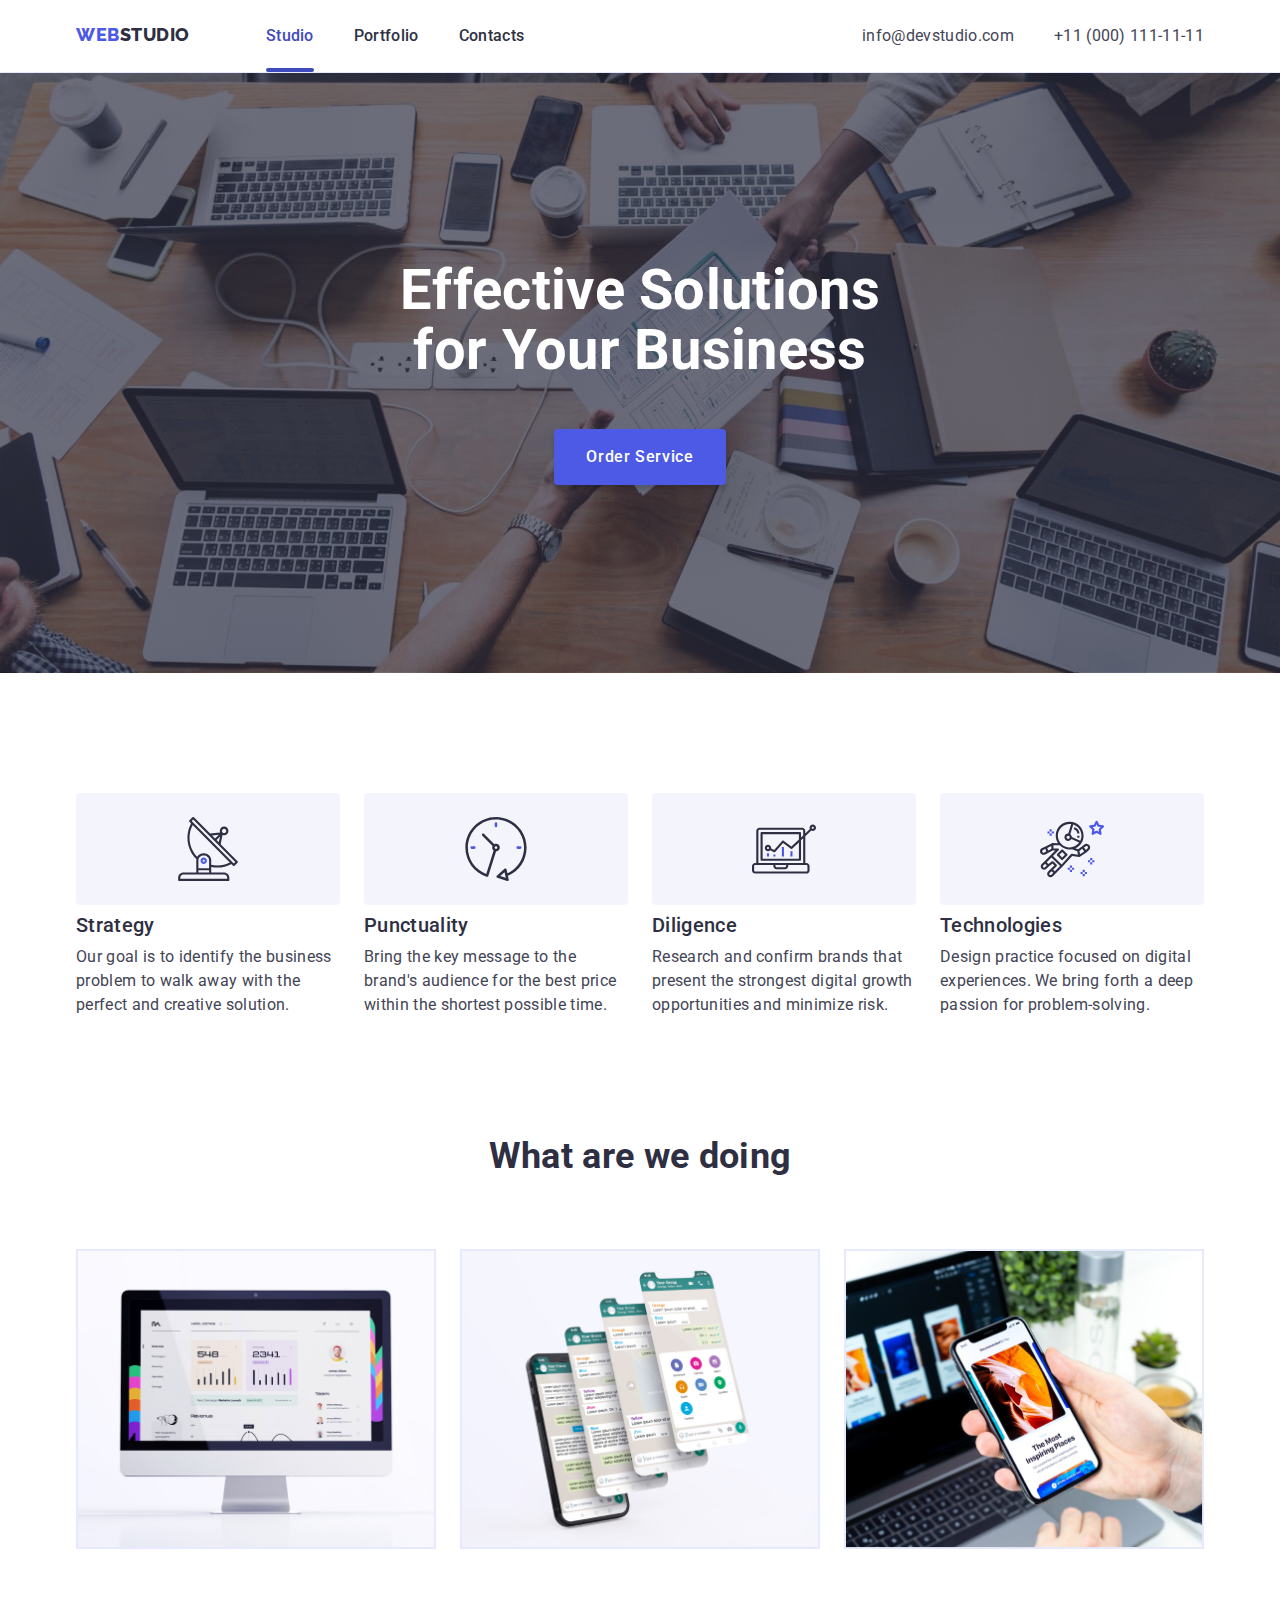
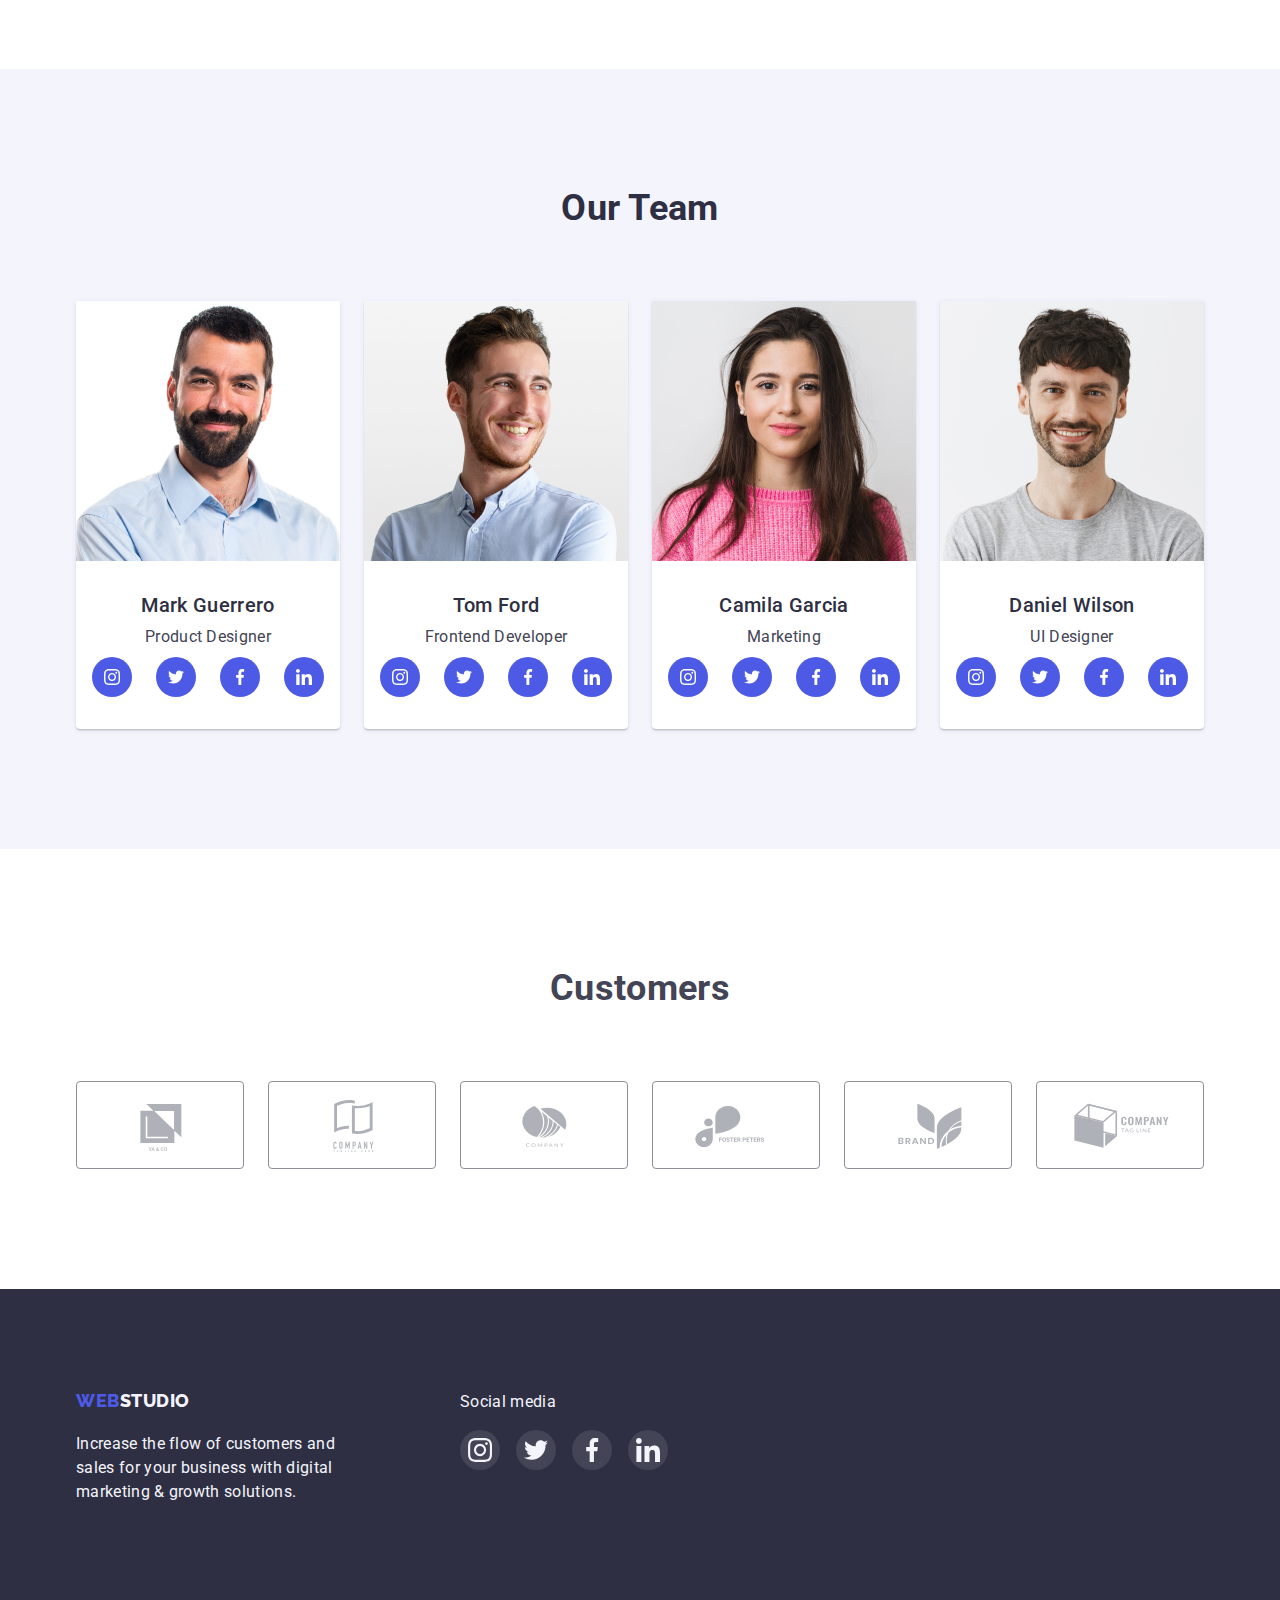
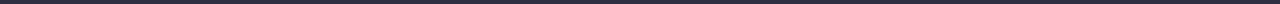
<file: index.html>
<!DOCTYPE html>
<html lang="en">
  <head>
    <meta charset="UTF-8" />
    <meta http-equiv="X-UA-Compatible" content="IE=edge" />
    <meta name="viewport" content="width=device-width, initial-scale=1.0" />
    <title>Document</title>
    <link rel="preconnect" href="https://fonts.googleapis.com" />
    <link rel="preconnect" href="https://fonts.gstatic.com" crossorigin />
    <link
      href="https://fonts.googleapis.com/css2?family=Raleway:wght@800&family=Roboto:wght@400;500;700;900&display=swap"
      rel="stylesheet"
    />
    <link
      rel="stylesheet"
      href="https://cdnjs.cloudflare.com/ajax/libs/modern-normalize/1.1.0/modern-normalize.min.css"
    />
    <link rel="stylesheet" href="./css/styles.css" />
  </head>
  <body>
    <header class="main-header">
      <div class="container header-flex">
        <nav class="flex">
          <a href="./index.html" class="logo logo-link"
            ><span class="logo-web">Web</span>Studio</a
          >

          <ul class="site-nav flex">
            <li class="nav-item">
              <a href="./index.html" class="current nav-link">Studio</a>
            </li>
            <li class="nav-item">
              <a href="./portfolio.html" class="nav-link">Portfolio</a>
            </li>
            <li class="nav-item"><a href="" class="nav-link">Contacts</a></li>
          </ul>
        </nav>
        <address class="address-primary">
          <ul class="site-addres flex">
            <li class="address-item">
              <a href="mailto:info@devstudio.com" class="address-link"
                >info@devstudio.com</a
              >
            </li>
            <li class="address-item">
              <a href="tel:+110001111111" class="address-link"
                >+11 (000) 111-11-11</a
              >
            </li>
          </ul>
        </address>
      </div>
    </header>
    <main>
      <section class="hero">
        <div class="container">
          <h1 class="hero-title title">
            Effective Solutions for Your Business
          </h1>
          <button type="button" class="button primary" data-modal-open>
            Order Service
          </button>
        </div>
      </section>
      <section class="feature-primary">
        <div class="container">
          <h2 class="visually-hidden">Feature</h2>
          <ul class="flex">
            <li class="feature-card">
              <div class="feature-flex">
                <svg width="64" height="64">
                  <use href="./images/icons.svg#icon-antenna"></use>
                </svg>
              </div>
              <h3 class="feature title">Strategy</h3>
              <p>
                Our goal is to identify the business problem to walk away with
                the perfect and creative solution.
              </p>
            </li>
            <li class="feature-card">
              <div class="feature-flex">
                <svg width="64" height="64">
                  <use href="./images/icons.svg#icon-clock"></use>
                </svg>
              </div>
              <h3 class="feature title">Punctuality</h3>
              <p>
                Bring the key message to the brand's audience for the best price
                within the shortest possible time.
              </p>
            </li>
            <li class="feature-card">
              <div class="feature-flex">
                <svg width="64" height="64">
                  <use href="./images/icons.svg#icon-diagram"></use>
                </svg>
              </div>
              <h3 class="feature title">Diligence</h3>
              <p>
                Research and confirm brands that present the strongest digital
                growth opportunities and minimize risk.
              </p>
            </li>
            <li class="feature-card">
              <div class="feature-flex">
                <svg width="64" height="64">
                  <use href="./images/icons.svg#icon-astronaut"></use>
                </svg>
              </div>
              <h3 class="feature title">Technologies</h3>
              <p>
                Design practice focused on digital experiences. We bring forth a
                deep passion for problem-solving.
              </p>
            </li>
          </ul>
        </div>
      </section>
      <section class="work-primary">
        <div class="container work-flex">
          <h2 class="work title header">What are we doing</h2>
          <ul class="flex work-list">
            <li class="work-item">
              <img
                class="work-images"
                src="./images/section-2.1.jpg"
                alt="computer photo"
                width="360"
              />
            </li>
            <li class="work-item">
              <img
                src="./images/section-2.2.jpg"
                alt="phon photo"
                width="360"
              />
            </li>
            <li class="work-item">
              <img
                src="./images/section-2.3.jpg"
                alt="computer and phon photo"
                width="360"
              />
            </li>
          </ul>
        </div>
      </section>
      <section class="team-primary">
        <div class="container">
          <h2 class="team title header">Our Team</h2>
          <ul class="team-list-primary flex">
            <li class="team-item">
              <img
                src="./images/team1.jpg"
                alt="photo Mark Guerrero"
                width="264"
              />
              <div class="team-card-signature">
                <h3 class="team title">Mark Guerrero</h3>
                <p>Product Designer</p>
                <ul class="team-list flex">
                  <li class="team-links-item">
                    <a
                      href=""
                      class="team-links"
                      aria-label="link for instagram"
                      rel="noopener noreferrer"
                      target="_blank"
                      ><svg class="team-link-icon" width="16" height="16">
                        <use href="./images/icons.svg#icon-instagram"></use>
                      </svg>
                    </a>
                  </li>
                  <li class="team-links-item">
                    <a
                      href=""
                      class="team-links"
                      aria-label="link for twitter"
                      rel="noopener noreferrer"
                      target="_blank"
                      ><svg class="team-link-icon" width="16" height="16">
                        <use href="./images/icons.svg#icon-twitter"></use>
                      </svg>
                    </a>
                  </li>
                  <li class="team-links-item">
                    <a
                      href=""
                      class="team-links"
                      aria-label="link for facebook"
                      rel="noopener noreferrer"
                      target="_blank"
                      ><svg class="team-link-icon" width="16" height="16">
                        <use href="./images/icons.svg#icon-facebook"></use>
                      </svg>
                    </a>
                  </li>
                  <li class="team-links-item">
                    <a
                      href=""
                      class="team-links"
                      aria-label="link for linkedin"
                      rel="noopener noreferrer"
                      target="_blank"
                      ><svg class="team-link-icon" width="16" height="16">
                        <use href="./images/icons.svg#icon-linkedin"></use>
                      </svg>
                    </a>
                  </li>
                </ul>
              </div>
            </li>
            <li class="team-item">
              <img src="./images/team2.jpg" alt="photo Tom Ford" width="264" />
              <div class="team-card-signature">
                <h3 class="team title">Tom Ford</h3>
                <p>Frontend Developer</p>
                <ul class="team-list flex">
                  <li class="team-links-item">
                    <a
                      href=""
                      class="team-links"
                      aria-label="link for instagram"
                      rel="noopener noreferrer"
                      target="_blank"
                      ><svg class="team-link-icon" width="16" height="16">
                        <use href="./images/icons.svg#icon-instagram"></use>
                      </svg>
                    </a>
                  </li>
                  <li class="team-links-item">
                    <a
                      href=""
                      class="team-links"
                      aria-label="link for twitter"
                      rel="noopener noreferrer"
                      target="_blank"
                      ><svg class="team-link-icon" width="16" height="16">
                        <use href="./images/icons.svg#icon-twitter"></use>
                      </svg>
                    </a>
                  </li>
                  <li class="team-links-item">
                    <a
                      href=""
                      class="team-links"
                      aria-label="link for facebook"
                      rel="noopener noreferrer"
                      target="_blank"
                      ><svg class="team-link-icon" width="16" height="16">
                        <use href="./images/icons.svg#icon-facebook"></use>
                      </svg>
                    </a>
                  </li>
                  <li class="team-links-item">
                    <a
                      href=""
                      class="team-links"
                      aria-label="link for linkedin"
                      rel="noopener noreferrer"
                      target="_blank"
                      ><svg class="team-link-icon" width="16" height="16">
                        <use href="./images/icons.svg#icon-linkedin"></use>
                      </svg>
                    </a>
                  </li>
                </ul>
              </div>
            </li>
            <li class="team-item">
              <img
                src="./images/team3.jpg"
                alt="photo Camila Garcia"
                width="264"
              />
              <div class="team-card-signature">
                <h3 class="team title">Camila Garcia</h3>
                <p>Marketing</p>
                <ul class="team-list flex">
                  <li class="team-links-item">
                    <a
                      href=""
                      class="team-links"
                      aria-label="link for instagram"
                      rel="noopener noreferrer"
                      target="_blank"
                      ><svg class="team-link-icon" width="16" height="16">
                        <use href="./images/icons.svg#icon-instagram"></use>
                      </svg>
                    </a>
                  </li>
                  <li class="team-links-item">
                    <a
                      href=""
                      class="team-links"
                      aria-label="link for twitter"
                      rel="noopener noreferrer"
                      target="_blank"
                      ><svg class="team-link-icon" width="16" height="16">
                        <use href="./images/icons.svg#icon-twitter"></use>
                      </svg>
                    </a>
                  </li>
                  <li class="team-links-item">
                    <a
                      href=""
                      class="team-links"
                      aria-label="link for facebook"
                      rel="noopener noreferrer"
                      target="_blank"
                      ><svg class="team-link-icon" width="16" height="16">
                        <use href="./images/icons.svg#icon-facebook"></use>
                      </svg>
                    </a>
                  </li>
                  <li class="team-links-item">
                    <a
                      href=""
                      class="team-links"
                      aria-label="link for linkedin"
                      rel="noopener noreferrer"
                      target="_blank"
                      ><svg class="team-link-icon" width="16" height="16">
                        <use href="./images/icons.svg#icon-linkedin"></use>
                      </svg>
                    </a>
                  </li>
                </ul>
              </div>
            </li>
            <li class="team-item">
              <img
                src="./images/team4.jpg"
                alt="photo Daniel Wilson"
                width="264"
              />
              <div class="team-card-signature">
                <h3 class="team title">Daniel Wilson</h3>
                <p>UI Designer</p>
                <ul class="team-list flex">
                  <li class="team-links-item">
                    <a
                      href=""
                      class="team-links"
                      aria-label="link for instagram"
                      rel="noopener noreferrer"
                      target="_blank"
                      ><svg class="team-link-icon" width="16" height="16">
                        <use href="./images/icons.svg#icon-instagram"></use>
                      </svg>
                    </a>
                  </li>
                  <li class="team-links-item">
                    <a
                      href=""
                      class="team-links"
                      aria-label="link for twitter"
                      rel="noopener noreferrer"
                      target="_blank"
                      ><svg class="team-link-icon" width="16" height="16">
                        <use href="./images/icons.svg#icon-twitter"></use>
                      </svg>
                    </a>
                  </li>
                  <li class="team-links-item">
                    <a
                      href=""
                      class="team-links"
                      aria-label="link for facebook"
                      rel="noopener noreferrer"
                      target="_blank"
                      ><svg class="team-link-icon" width="16" height="16">
                        <use href="./images/icons.svg#icon-facebook"></use>
                      </svg>
                    </a>
                  </li>
                  <li class="team-links-item">
                    <a
                      href=""
                      class="team-links"
                      aria-label="link for linkedin"
                      rel="noopener noreferrer"
                      target="_blank"
                      ><svg class="team-link-icon" width="16" height="16">
                        <use href="./images/icons.svg#icon-linkedin"></use>
                      </svg>
                    </a>
                  </li>
                </ul>
              </div>
            </li>
          </ul>
        </div>
      </section>
      <section class="customer-primary">
        <div class="container">
          <h2 class="customer-title header">Customers</h2>
          <ul class="customer-list flex">
            <li class="customer-item">
              <a
                href=""
                class="customer-link"
                rel="noopener noreferrer"
                target="_blank"
                ><svg class="customer-icon" width="104" height="56">
                  <use href="./images/icons.svg#icon-logo1"></use>
                </svg>
              </a>
            </li>
            <li class="customer-item">
              <a
                href=""
                class="customer-link"
                rel="noopener noreferrer"
                target="_blank"
                ><svg class="customer-icon" width="104" height="56">
                  <use href="./images/icons.svg#icon-logo2"></use>
                </svg>
              </a>
            </li>
            <li class="customer-item">
              <a
                href=""
                class="customer-link"
                rel="noopener noreferrer"
                target="_blank"
                ><svg class="customer-icon" width="104" height="56">
                  <use href="./images/icons.svg#icon-logo3"></use>
                </svg>
              </a>
            </li>
            <li class="customer-item">
              <a
                href=""
                class="customer-link"
                rel="noopener noreferrer"
                target="_blank"
                ><svg class="customer-icon" width="104" height="56">
                  <use href="./images/icons.svg#icon-logo4"></use>
                </svg>
              </a>
            </li>
            <li class="customer-item">
              <a
                href=""
                class="customer-link"
                rel="noopener noreferrer"
                target="_blank"
                ><svg class="customer-icon" width="104" height="56">
                  <use href="./images/icons.svg#icon-logo5"></use>
                </svg>
              </a>
            </li>
            <li class="customer-item">
              <a
                href=""
                class="customer-link"
                rel="noopener noreferrer"
                target="_blank"
                ><svg class="customer-icon" width="104" height="56">
                  <use href="./images/icons.svg#icon-logo6"></use>
                </svg>
              </a>
            </li>
          </ul>
        </div>
      </section>
    </main>
    <footer class="footer-primary">
      <div class="container flex">
        <div>
          <a href="./index.html" class="logo footer">
            <span class="logo-web">Web</span>Studio</a
          >
          <p class="footer-text">
            Increase the flow of customers and sales for your business with
            digital marketing & growth solutions.
          </p>
        </div>
        <div class="footer-links-primary">
          <p>Social media</p>
          <ul class="footer-list flex">
            <li class="footer-links-item">
              <a
                href=""
                class="footer-link"
                aria-label="link for instagram"
                rel="noopener noreferrer"
                target="_blank"
                ><svg class="footer-link-icon" width="24" height="24">
                  <use href="./images/icons.svg#icon-instagram"></use>
                </svg>
              </a>
            </li>
            <li class="footer-links-item">
              <a
                href=""
                class="footer-link"
                aria-label="link for twitter"
                rel="noopener noreferrer"
                target="_blank"
                ><svg class="footer-link-icon" width="24" height="24">
                  <use href="./images/icons.svg#icon-twitter"></use>
                </svg>
              </a>
            </li>
            <li class="footer-links-item">
              <a
                href=""
                class="footer-link"
                aria-label="link for facebook"
                rel="noopener noreferrer"
                target="_blank"
                ><svg class="footer-link-icon" width="24" height="24">
                  <use href="./images/icons.svg#icon-facebook"></use>
                </svg>
              </a>
            </li>
            <li class="footer-links-item">
              <a
                href=""
                class="footer-link"
                aria-label="link for linkedin"
                rel="noopener noreferrer"
                target="_blank"
                ><svg class="footer-link-icon" width="24" height="24">
                  <use href="./images/icons.svg#icon-linkedin"></use>
                </svg>
              </a>
            </li>
          </ul>
        </div>
      </div>
    </footer>
    <div class="backdrop is-hidden" data-modal>
      <div class="modal">
        <button class="modal-buttom" type="button" data-modal-close>
          <svg width="8" height="8">
            <use class="modal-close" href="./images/icons.svg#icon-close"></use>
          </svg>
        </button>
      </div>
    </div>
    <script src="./js/modal.js"></script>
  </body>
</html>
</file>
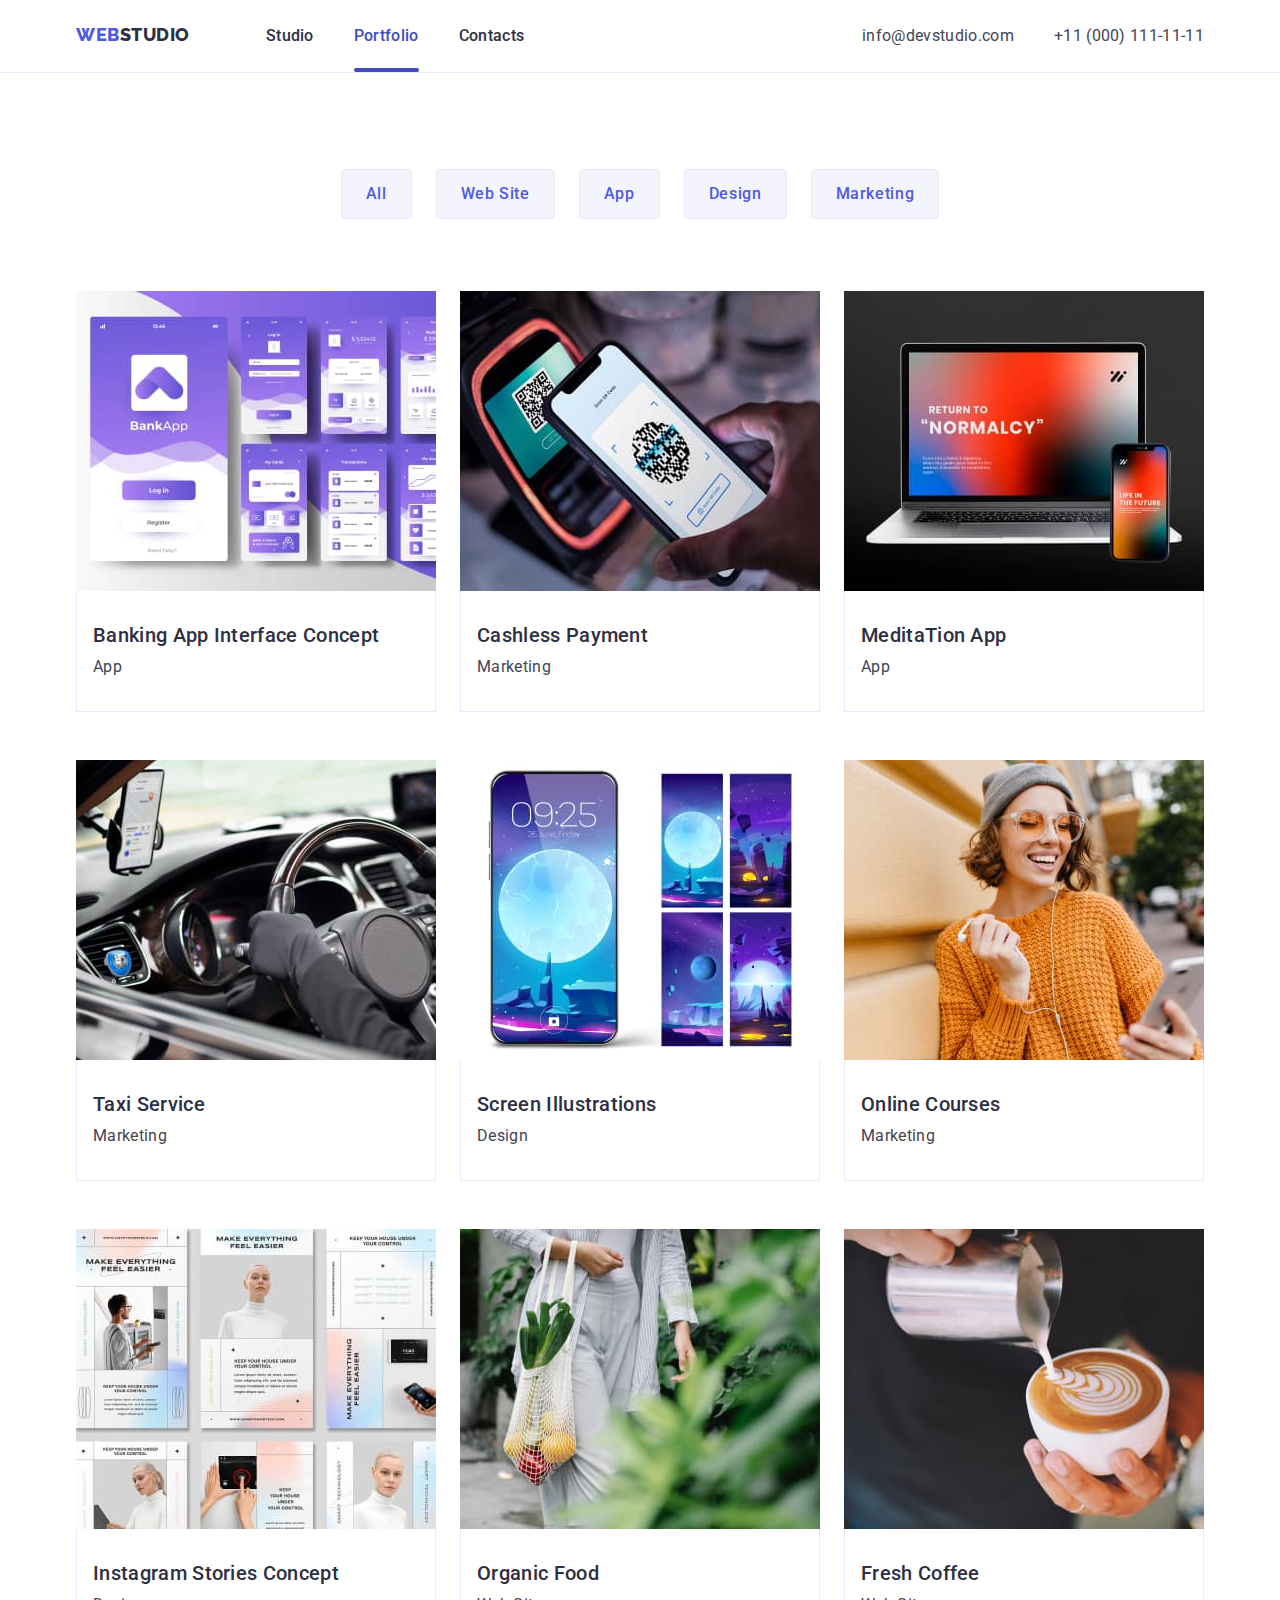
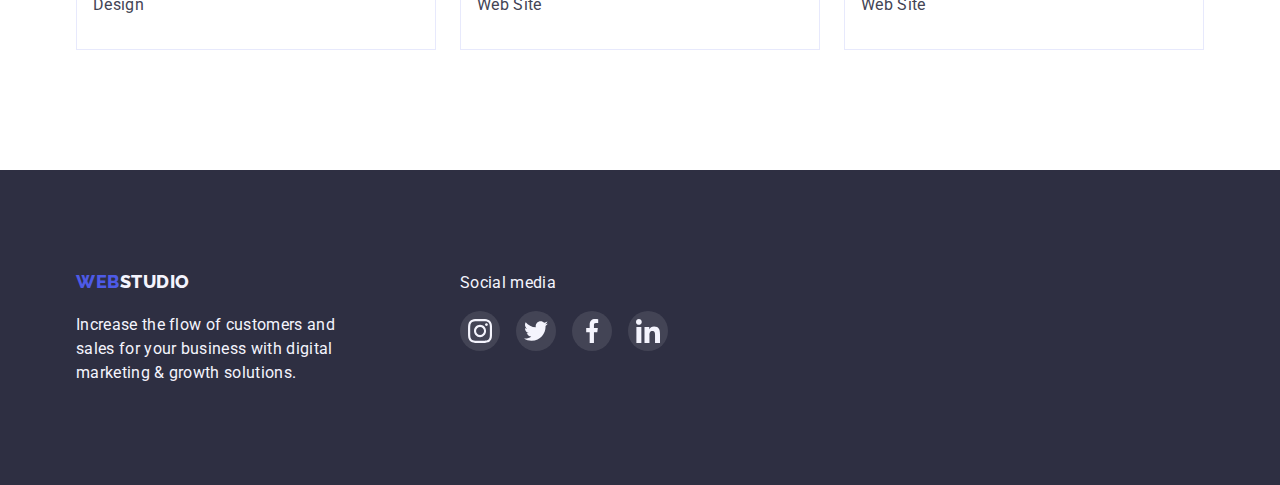
<file: portfolio.html>
<!DOCTYPE html>
<html lang="en">
  <head>
    <meta charset="UTF-8" />
    <meta http-equiv="X-UA-Compatible" content="IE=edge" />
    <meta name="viewport" content="width=device-width, initial-scale=1.0" />
    <title>Document</title>
    <link rel="preconnect" href="https://fonts.googleapis.com" />
    <link rel="preconnect" href="https://fonts.gstatic.com" crossorigin />
    <link
      href="https://fonts.googleapis.com/css2?family=Raleway:wght@800&family=Roboto:wght@400;500;700;900&display=swap"
      rel="stylesheet"
    />
    <link
      rel="stylesheet"
      href="https://cdnjs.cloudflare.com/ajax/libs/modern-normalize/1.1.0/modern-normalize.min.css"
    />
    <link rel="stylesheet" href="./css/styles.css" />
  </head>
  <body>
    <header class="main-header">
      <div class="container header-flex">
        <nav class="flex">
          <a href="./index.html" class="logo logo-link"
            ><span class="logo-web">Web</span>Studio</a
          >

          <ul class="site-nav flex">
            <li class="nav-item">
              <a href="./index.html" class="nav-link">Studio</a>
            </li>
            <li class="nav-item">
              <a href="./portfolio.html" class="current nav-link">Portfolio</a>
            </li>
            <li class="nav-item"><a href="" class="nav-link">Contacts</a></li>
          </ul>
        </nav>
        <address class="address-primary">
          <ul class="site-addres flex">
            <li class="address-item">
              <a href="mailto:info@devstudio.com" class="address-link"
                >info@devstudio.com</a
              >
            </li>
            <li class="address-item">
              <a href="tel:+110001111111" class="address-link"
                >+11 (000) 111-11-11</a
              >
            </li>
          </ul>
        </address>
      </div>
    </header>

    <main>
      <section class="project-primary">
        <div class="container">
          <h1 class="visually-hidden">Project Cards</h1>
          <ul class="button-list flex">
            <li class="button-item">
              <button type="button" class="button secondary">All</button>
            </li>
            <li class="button-item">
              <button type="button" class="button secondary">Web Site</button>
            </li>
            <li class="button-item">
              <button type="button" class="button secondary">App</button>
            </li>
            <li class="button-item">
              <button type="button" class="button secondary">Design</button>
            </li>
            <li class="button-item">
              <button type="button" class="button secondary">Marketing</button>
            </li>
          </ul>
          <h2 class="visually-hidden">Our advantages</h2>
          <ul class="project-list flex">
            <li class="project-item">
              <a href="" class="portfolio-link">
                <div class="project-hover-block">
                  <img
                    class="project-img"
                    src="./images/portfolio1.jpg"
                    alt="app interface photo"
                    width="360"
                  />
                  <p class="project-hover-text">
                    14 Stylish and User-Friendly App Design Concepts · Task
                    Manager App · Calorie Tracker App · Exotic Fruit Ecommerce
                    App · Cloud Storage App
                  </p>
                </div>
                <div class="card-signature">
                  <h3 class="project title">Banking App Interface Concept</h3>
                  <p>App</p>
                </div>
              </a>
            </li>
            <li class="project-item">
              <a href="" class="portfolio-link"
                ><div class="project-hover-block">
                  <img
                    src="./images/portfolio2.jpg"
                    alt="photo of a phone making a payment via a QR code"
                    width="360"
                  />
                  <p class="project-hover-text">
                    14 Stylish and User-Friendly App Design Concepts · Task
                    Manager App · Calorie Tracker App · Exotic Fruit Ecommerce
                    App · Cloud Storage App
                  </p>
                </div>
                <div class="card-signature">
                  <h3 class="project title">Cashless Payment</h3>
                  <p>Marketing</p>
                </div>
              </a>
            </li>
            <li class="project-item">
              <a href="" class="portfolio-link"
                ><div class="project-hover-block">
                  <img
                    src="./images/portfolio3.jpg"
                    alt="photo of a phone on the background of a laptop"
                    width="360"
                  />
                  <p class="project-hover-text">
                    14 Stylish and User-Friendly App Design Concepts · Task
                    Manager App · Calorie Tracker App · Exotic Fruit Ecommerce
                    App · Cloud Storage App
                  </p>
                </div>
                <div class="card-signature">
                  <h3 class="project title">MeditaTion App</h3>
                  <p>App</p>
                </div>
              </a>
            </li>
            <li class="project-item">
              <a href="" class="portfolio-link"
                ><div class="project-hover-block">
                  <img
                    src="./images/portfolio4.jpg"
                    alt="photo of the driver's hands on the steering wheel"
                    width="360"
                  />
                  <p class="project-hover-text">
                    14 Stylish and User-Friendly App Design Concepts · Task
                    Manager App · Calorie Tracker App · Exotic Fruit Ecommerce
                    App · Cloud Storage App
                  </p>
                </div>
                <div class="card-signature">
                  <h3 class="project title">Taxi Service</h3>
                  <p>Marketing</p>
                </div>
              </a>
            </li>
            <li class="project-item">
              <a href="" class="portfolio-link"
                ><div class="project-hover-block">
                  <img
                    src="./images/portfolio5.jpg"
                    alt="phone photo"
                    width="360"
                  />
                  <p class="project-hover-text">
                    14 Stylish and User-Friendly App Design Concepts · Task
                    Manager App · Calorie Tracker App · Exotic Fruit Ecommerce
                    App · Cloud Storage App
                  </p>
                </div>
                <div class="card-signature">
                  <h3 class="project title">Screen Illustrations</h3>
                  <p>Design</p>
                </div>
              </a>
            </li>
            <li class="project-item">
              <a href="" class="portfolio-link"
                ><div class="project-hover-block">
                  <img
                    src="./images/portfolio6.jpg"
                    alt="photo of a smiling girl with a phone in her hands"
                    width="360"
                  />
                  <p class="project-hover-text">
                    14 Stylish and User-Friendly App Design Concepts · Task
                    Manager App · Calorie Tracker App · Exotic Fruit Ecommerce
                    App · Cloud Storage App
                  </p>
                </div>
                <div class="card-signature">
                  <h3 class="project title">Online Courses</h3>
                  <p>Marketing</p>
                </div>
              </a>
            </li>
            <li class="project-item">
              <a href="" class="portfolio-link"
                ><div class="project-hover-block">
                  <img
                    src="./images/portfolio7.jpg"
                    alt="photos of different designs of instagram stories"
                    width="360"
                  />
                  <p class="project-hover-text">
                    14 Stylish and User-Friendly App Design Concepts · Task
                    Manager App · Calorie Tracker App · Exotic Fruit Ecommerce
                    App · Cloud Storage App
                  </p>
                </div>
                <div class="card-signature">
                  <h3 class="project title">Instagram Stories Concept</h3>
                  <p>Design</p>
                </div>
              </a>
            </li>
            <li class="project-item">
              <a href="" class="portfolio-link"
                ><div class="project-hover-block">
                  <img
                    src="./images/portfolio8.jpg"
                    alt="photo of a girl with a bag of organic food"
                    width="360"
                  />
                  <p class="project-hover-text">
                    14 Stylish and User-Friendly App Design Concepts · Task
                    Manager App · Calorie Tracker App · Exotic Fruit Ecommerce
                    App · Cloud Storage App
                  </p>
                </div>
                <div class="card-signature">
                  <h3 class="project title">Organic Food</h3>
                  <p>Web Site</p>
                </div>
              </a>
            </li>
            <li class="project-item">
              <a href="" class="portfolio-link"
                ><div class="project-hover-block">
                  <img
                    src="./images/portfolio9.jpg"
                    alt="photo of coffee cup filled with milk"
                    width="360"
                  />
                  <p class="project-hover-text">
                    14 Stylish and User-Friendly App Design Concepts · Task
                    Manager App · Calorie Tracker App · Exotic Fruit Ecommerce
                    App · Cloud Storage App
                  </p>
                </div>
                <div class="card-signature">
                  <h3 class="project title">Fresh Coffee</h3>
                  <p>Web Site</p>
                </div>
              </a>
            </li>
          </ul>
        </div>
      </section>
    </main>

    <footer class="footer-primary">
      <div class="container flex">
        <div>
          <a href="./index.html" class="logo footer">
            <span class="logo-web">Web</span>Studio</a
          >
          <p class="footer-text">
            Increase the flow of customers and sales for your business with
            digital marketing & growth solutions.
          </p>
        </div>
        <div class="footer-links-primary">
          <p>Social media</p>
          <ul class="footer-list flex">
            <li class="footer-links-item">
              <a
                href=""
                class="footer-link"
                aria-label="link for instagram"
                rel="noopener noreferrer"
                target="_blank"
                ><svg class="footer-link-icon" width="24" height="24">
                  <use href="./images/icons.svg#icon-instagram"></use>
                </svg>
              </a>
            </li>
            <li class="footer-links-item">
              <a
                href=""
                class="footer-link"
                aria-label="link for twitter"
                rel="noopener noreferrer"
                target="_blank"
                ><svg class="footer-link-icon" width="24" height="24">
                  <use href="./images/icons.svg#icon-twitter"></use>
                </svg>
              </a>
            </li>
            <li class="footer-links-item">
              <a
                href=""
                class="footer-link"
                aria-label="link for facebook"
                rel="noopener noreferrer"
                target="_blank"
                ><svg class="footer-link-icon" width="24" height="24">
                  <use href="./images/icons.svg#icon-facebook"></use>
                </svg>
              </a>
            </li>
            <li class="footer-links-item">
              <a
                href=""
                class="footer-link"
                aria-label="link for linkedin"
                rel="noopener noreferrer"
                target="_blank"
                ><svg class="footer-link-icon" width="24" height="24">
                  <use href="./images/icons.svg#icon-linkedin"></use>
                </svg>
              </a>
            </li>
          </ul>
        </div>
      </div>
    </footer>
  </body>
</html>
</file>
<file: css/styles.css>
:root {
    --primary-text-color:#434455;
    --title-text-color:#2e2f42;
    --accent-text-color:#4D5AE5;
    --hero-text-color:#FFFFFF;
    --hover-color:#404BBF;
    --primary-bg-color:#ffffff;
    --secondary-bg-color:#F4F4FD;
    --hero-bg-color:#2e2f42;
    --button-hover-color:#FFFFFF;
    --icons-customer-color:#AFB1B8;
    --icon-secondery-hover-color: #31D0AA;
    --cubic: cubic-bezier(0.4, 0, 0.2, 1);
}

/* Основні характеристики body, logo... */
body {
background-color: var(--primary-bg-color);
color:var(--primary-text-color);

font-family: Roboto, sans-serif;
font-size: 16px;
line-height: 1.5;
letter-spacing: 0.02em;
}

section{
    /*border: 1px solid #f44336;*/
}

ul, ol{
    list-style: none;
    margin: 0;
    padding: 0;
}

p, h1, h2, h3, h4, h5, h6{
    margin: 0;
}

h3{
    margin-bottom: 8px;
}

button {
    font: inherit;
    padding: 0;
    border: none;
    background-color: transparent;
}

a {
    text-decoration: none;
    color: inherit;
}

img {
    display: block;
    max-width: 100%;
    height: auto;
}

.flex {
    display: flex;
}

body.overflow {
    overflow: hidden;
}

.container {
    margin-left: auto;
    margin-right: auto;
    max-width: 1158px;
    padding-left: 15px;
    padding-right: 15px;
    /*outline: 2px solid rgb(72, 21, 255);*/
}

.is-hidden{
    visibility: hidden;
    pointer-events: none;
    opacity: 0;
}

.logo {
    color: var(--title-text-color);

    font-family: Raleway, sans-serif;
    font-weight: 800;
    font-size: 18px;
    line-height: 1.17;
    letter-spacing: 0.03em;

    margin-right: 76px;
    text-decoration: none;
    text-transform: uppercase;
}
 
.logo-web {
    color: var(--accent-text-color);
}

/*Шaпка header*/

.main-header{
    border-bottom: 1px solid #E7E9FC;
}

.header-flex{
    display: flex;
}

.nav-link,
.address-link,
.logo-link {
    /* display: inline-block; */
    display: block;

    padding-top: 24px;
    padding-bottom: 24px;
}

.nav-link:hover,
.nav-link:focus {
    color: var(--hover-color);
}

.nav-link{
    position: relative;
    transition: color 250ms var(--cubic);
}

.nav-link::after {
    position: absolute;
    content: "";
    width: 100%;
    height: 4px;
    border-radius: 4px;
    left: 0;
    bottom: 0;
    margin-top: 20px;      
    background-color: transparent;
    transition: background-color 250ms var(--cubic);
}

.nav-link:hover::after {
    background-color: var(--hover-color);
}

.current::after {
    position: absolute;
    content: "";
    width: 100%;
    height: 4px;
    border-radius: 4px;
    left: 0;
    bottom: 0;
    margin-top: 20px;
    background-color: var(--hover-color);
}

.logo-link{
    margin-right: 76px;
}

.site-nav a {
    color: var(--title-text-color);

    font-weight: 500;
    text-decoration: none;
    transition: color 250ms var(--cubic);
}

/* .site-nav a:hover, 
.site-nav a:focus {
    color: var(--hover-color);
} */

.site-nav .current {
    color: var(--hover-color);
}

.site-addres a {
color: var(--primary-text-color);

text-decoration: none;
font-style: normal;
transition: color 250ms var(--cubic);
}

.site-addres a:hover, 
.site-addres a:focus {
    color: var(--hover-color);
}

.address-primary{
    margin-left: auto;
}

.nav-item:not(:first-child){
    margin-left: 40px;
}

.address-item:not(:first-child){
    margin-left: 40px;
}

/*Кнопки button*/

.button {
    border-radius: 4px;
    padding: 12px 24px;

    color: var(--hero-text-color);
    background-color: var(--accent-text-color);

    font-family: inherit;
    font-weight: 500;
    font-size: 16px;
    line-height: 1.5;
    align-items: center;
    letter-spacing: 0.04em;

    cursor: pointer;
    transition: color 250ms var(--cubic), background-color 250ms var(--cubic), box-shadow 250ms var(--cubic);
}

.button.primary {
    box-shadow: 0px 4px 4px rgba(0, 0, 0, 0.15);
    padding: 16px 32px;

    color: var(--hero-text-color);
    background-color: var(--accent-text-color)
}

.button.secondary {
    border: 1px solid #E7E9FC;

    color: var(--accent-text-color);
    background-color: var(--secondary-bg-color);
}

.button:hover,
.button:focus {
    box-shadow: 0px 3px 1px rgba(0, 0, 0, 0.1), 0px 2px 1px rgba(0, 0, 0, 0.08), 0px 2px 2px rgba(0, 0, 0, 0.12);

    color: var(--button-hover-color);
    background-color: var(--hover-color);
}

/* Основа main*/

.title {
    color: var(--title-text-color);

    font-weight: 500;
    font-size: 20px;
    line-height: 1.2;
}

.hero-title {
    color: var(--hero-text-color);
 
    max-width: 496px;
    /*margin: 0, auto, 48px, auto;*/
    margin-left: auto;
    margin-right: auto;
    margin-bottom: 48px;


    font-weight: 700;
    font-size: 56px;
    line-height: 1.07;
    text-align: center
}

.hero {
    background-color: var(--hero-bg-color);
    background-image: linear-gradient(rgba(46, 47, 66, 0.7), rgba(46, 47, 66, 0.7)), url("../images/hero-bg.jpg");
    /*background-image: url(../images/hero-bg.jpg);*/
    max-width: 1440px;
    margin: 0 auto;
    background-size: cover;
    background-repeat: no-repeat;
    background-position: center;

    text-align: center;

    padding-top: 188px;
    padding-bottom: 188px;
}

.header {
    font-weight: 700;
    font-size: 36px;
    line-height: 1.11;
    text-align: center;
}


.feature-primary{
    padding-top: 120px;
    padding-bottom: 120px;
}

.feature-card:not(:last-child){
    margin-right: 24px;
}

.feature-flex{
    display: flex;
    justify-content: center;
    align-items: center;

    width: 264px;
    height: 112px;
    background-color: var(--secondary-bg-color);
    border-radius: 4px;

    margin-bottom: 8px;
}

.work-primary {
    padding-bottom: 120px;
}

.work.title,
.team.title.header,
.customer-title {
    margin-bottom: 72px;
}

.work-list{
    padding: 0;
    margin: 0;
    gap: 24px;
}

.work-images {
    margin: 0;
}


.work-item {
    flex-basis: calc((100% - 2 * 24px) / 3);
    border: 1px solid #E7E9FC;
}

.team-primary {
    background-color: var(--secondary-bg-color);
    text-align: center;

    padding-top: 120px;
    padding-bottom: 120px;
}

.team-list-primary{
    gap: 24px;
}

.team-item {
    flex-basis: calc((100% - 3 * 24px) / 4);
    background-color: var(--primary-bg-color);
    box-shadow: 0px 1px 6px rgba(46, 47, 66, 0.08), 0px 1px 1px rgba(46, 47, 66, 0.16), 0px 2px 1px rgba(46, 47, 66, 0.08);
    border-radius: 0px 0px 4px 4px;
}

.team-card-signature{
    padding: 32px 16px;
}

.team-links-item{

}

.team-list {
    justify-content: space-between;
    margin-top: 8px;
}

.team-links{
    width: 40px;
    height: 40px;
    border-radius: 50%;
    display: flex;
    align-items: center;
    justify-content: center;
    background-color: var(--accent-text-color);
    transition: background-color 250ms var(--cubic);
}

.team-links:hover,
.team-links:focus {
    background-color: var(--hover-color);
}

.team-link-icon{
    fill: var(--primary-bg-color);
}

.customer-primary{
    /*border: 1px solid #4D5AE5;*/
    padding-top: 120px;
    padding-bottom: 120px;
}

.customer-list {
    gap: 24px;
}

.customer-item {
    flex-basis: calc((100% - 5 * 24) / 6);
}

.customer-link {
    width: 168px;
    height: 88px;
    border: 1px solid #8E8F99;
    border-radius: 4px;
    display: flex;
    align-items: center;
    justify-content: center;
    transition: border 250ms var(--cubic);
}

.customer-link:hover,
.customer-link:focus {
    border: 1px solid var(--hover-color);
}

.customer-link:hover .customer-icon,
.customer-link:focus .customer-icon {
    fill: var(--hover-color);
}

.customer-icon {
    fill: var(--icons-customer-color);
    transition: fill 250ms var(--cubic);
}

/* Підвал footer*/

.footer-primary {
    color: var(--secondary-bg-color);
    background-color: var(--hero-bg-color);
    padding-top: 101.5px;
    padding-bottom: 100px;
}

.logo.footer {
    color: var(--secondary-bg-color);
}

.footer-text {
    max-width: 264px;
    margin-top: 17.5px;
}

.footer-links-primary {
    margin-left: 120px;
}

.footer-link:hover,
.footer-link:focus {
    background-color: var(--icon-secondery-hover-color);
}

.footer-list{
    gap: 16px;
    margin-top: 16px;
}

.footer-links-item{
    flex-basis: calc((100% - 3 * 16) / 4);
}

.footer-link{
    width: 40px;
    height: 40px;
    border-radius: 50%;
    display: flex;
    align-items: center;
    justify-content: center;
    background-color: rgba(255, 255, 255, 0.1);
    transition: background-color 250ms var(--cubic);
}

.footer-link-icon{
    fill: var(--secondary-bg-color);
}

/* modal */

.backdrop{
    width: 100vw;
    height: 100vh;
    background-color: rgba(46, 47, 66, 0.4);;
    position: fixed;
    top: 0;
    left: 0;
    transition: opacity 250ms cubic-bezier(0.4, 0, 0.2, 1), visibility 250ms cubic-bezier(0.4, 0, 0.2, 1);
}


.modal{
    width: 500px;
    max-width: 100%;
    min-height: 600px;
    background-color: var(--primary-bg-color);
    position: absolute;
    top: 50%;
    left: 50%;
    transform: translate(-50%, -50%) scale(1);
    /* transition: transform 250ms var(--cubic); */
}

/* .backdrop.is-hidden > .modal{
    transform: translate(-50%, -50%) scale(0.6);
} */

.modal-buttom{
    width: 24px;
    height: 24px;
    border-radius: 50%;
    border: 1px solid rgba(0, 0, 0, 0.1);
    background-color: #E7E9FC;
    display: flex;
    justify-content: center;
    align-items: center;
    position: absolute;
    top: 24px;
    right: 24px;
    transition: background-color 250ms var(--cubic), color 2500ms var(--cubic);
}

.modal-buttom:hover,
.modal-buttom:focus {
    background-color: var(--hover-color);
    
}

.modal-close {
    fill: var(--title-text-color);
    transition: fill 250ms var(--cubic);
}

.modal-buttom:hover .modal-close {
    fill: #ffffff;
}

/*Portfolio*/

.project-primary{
    padding-top: 96px;
    padding-bottom: 120px;
}

.button-list {
    justify-content: center;
    
    margin-bottom: 72px;
}

.button-item:not(:last-child) {
    margin-right: 24px;
}

.project-list {
    flex-wrap: wrap;
    gap: 48px 24px;
}

.project-item{
    flex-basis: calc((100% - 48px) / 3);
}

.card-signature {
    padding-top: 32px;
    padding-bottom: 32px;
    padding-left: 16px;
    border-right: 1px solid #E7E9FC;
    border-bottom: 1px solid #E7E9FC;
    border-left: 1px solid #E7E9FC;
    transition: border 250ms var(--cubic), border-top 250ms var(--cubic), box-shadow 250ms var(--cubic);
}

.portfolio-link:hover .card-signature,
.portfolio-link:focus .card-signature {
    border: 1px solid var(--secondary-bg-color);
    border-top: none;
    box-shadow: 0px 1px 6px rgba(46, 47, 66, 0.08), 0px 1px 1px rgba(46, 47, 66, 0.16), 0px 2px 1px rgba(46, 47, 66, 0.08);
}

.project-hover-block{
    position: relative;
    overflow: hidden;
}

.project-hover-text{
    position: absolute;
    top: 0;
    left: 0;
    color: var(--secondary-bg-color);
    padding-top: 40px;
    padding-right: 32px;
    padding-left: 32px;
    background-color: var(--accent-text-color);
    width: 100%;
    height: 100%;
    transform: translateY(101%);
    transition: transform 250ms var(--cubic);
    
}

.project-img{
    width: 100%;
}

.portfolio-link:hover .project-hover-text,
.portfolio-link:focus .project-hover-text{
    transform: translateY(0);
    
}

/* Стилістика і правки*/

.visually-hidden {
    position: absolute;
    width: 1px;
    height: 1px;
    margin: -1px;
    border: 0;
    padding: 0;

    white-space: nowrap;
    clip-path: inset(100%);
    clip: rect(0 0 0 0);
    overflow: hidden;
}


/* Шрифты
1) Roboto 500
2) Roboto 400
3) Roboto 700
4) Raleway 800  (for logo)
*/
</file>
